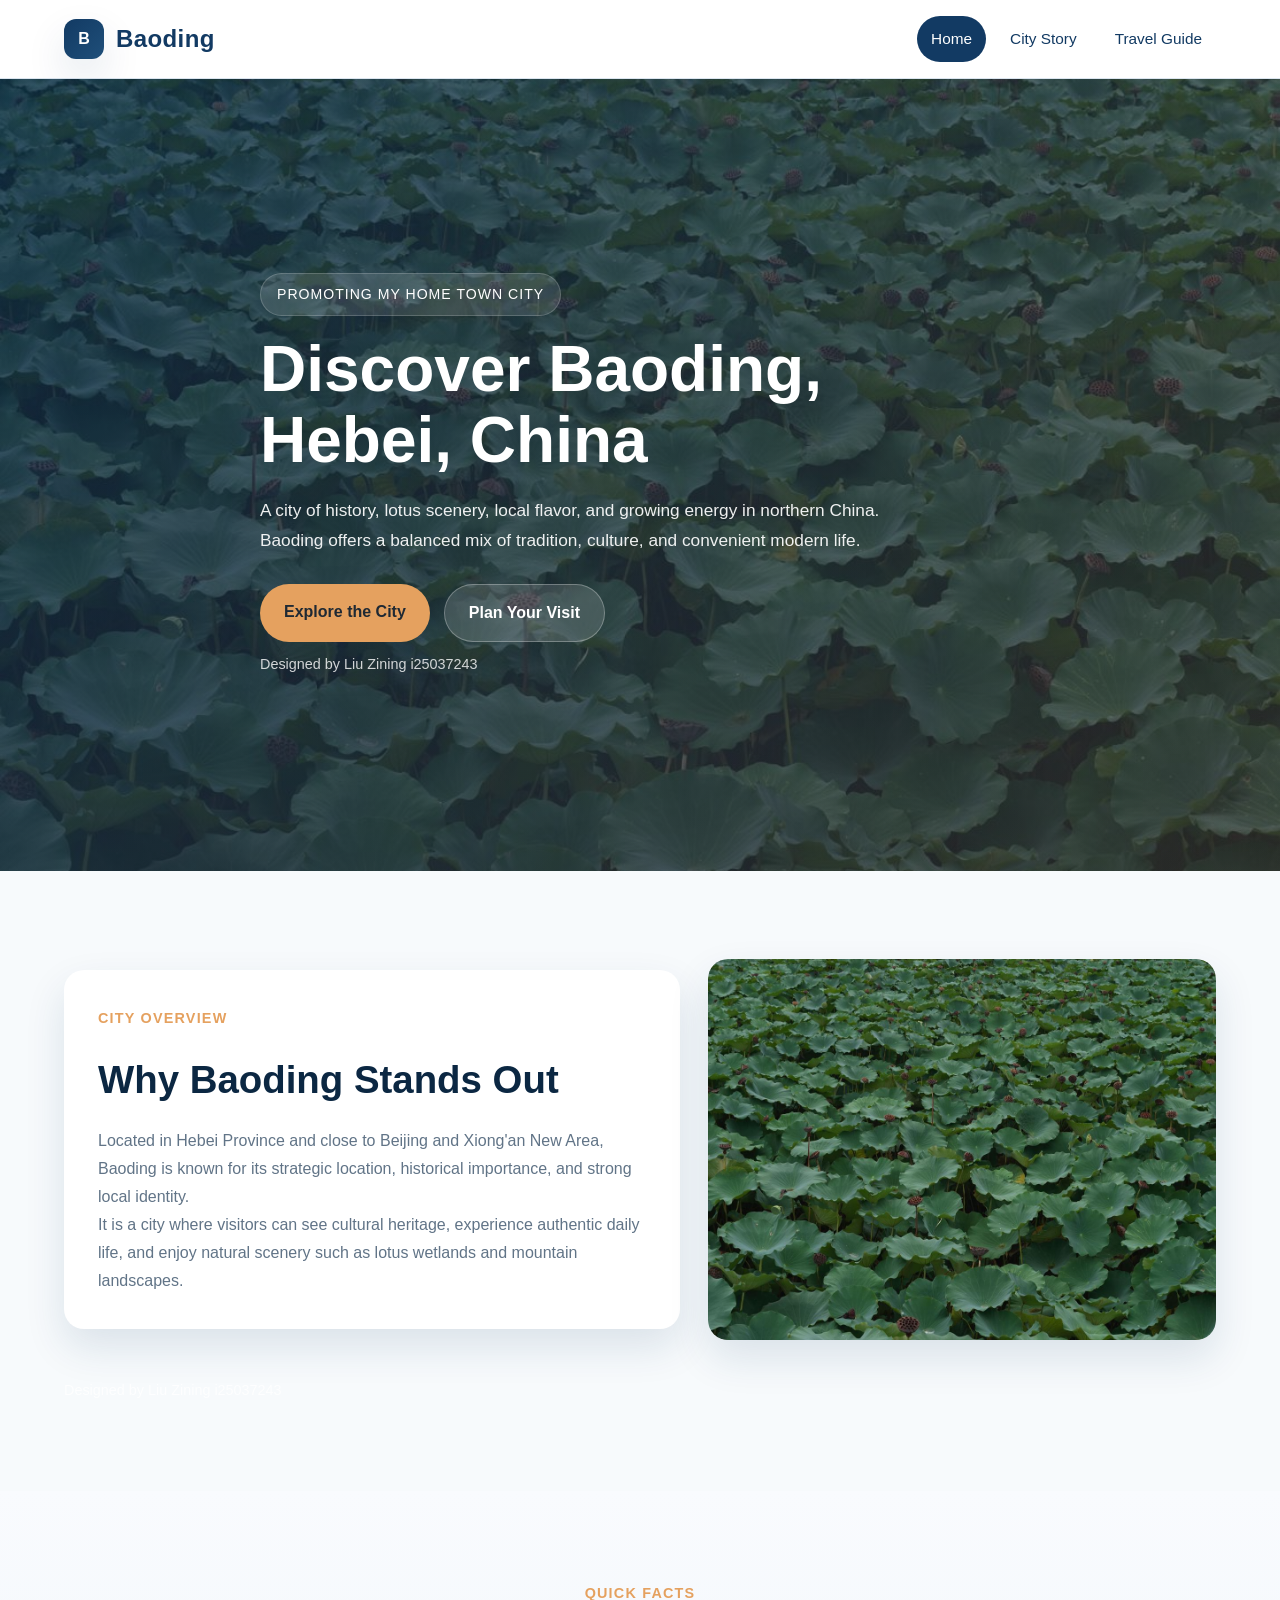
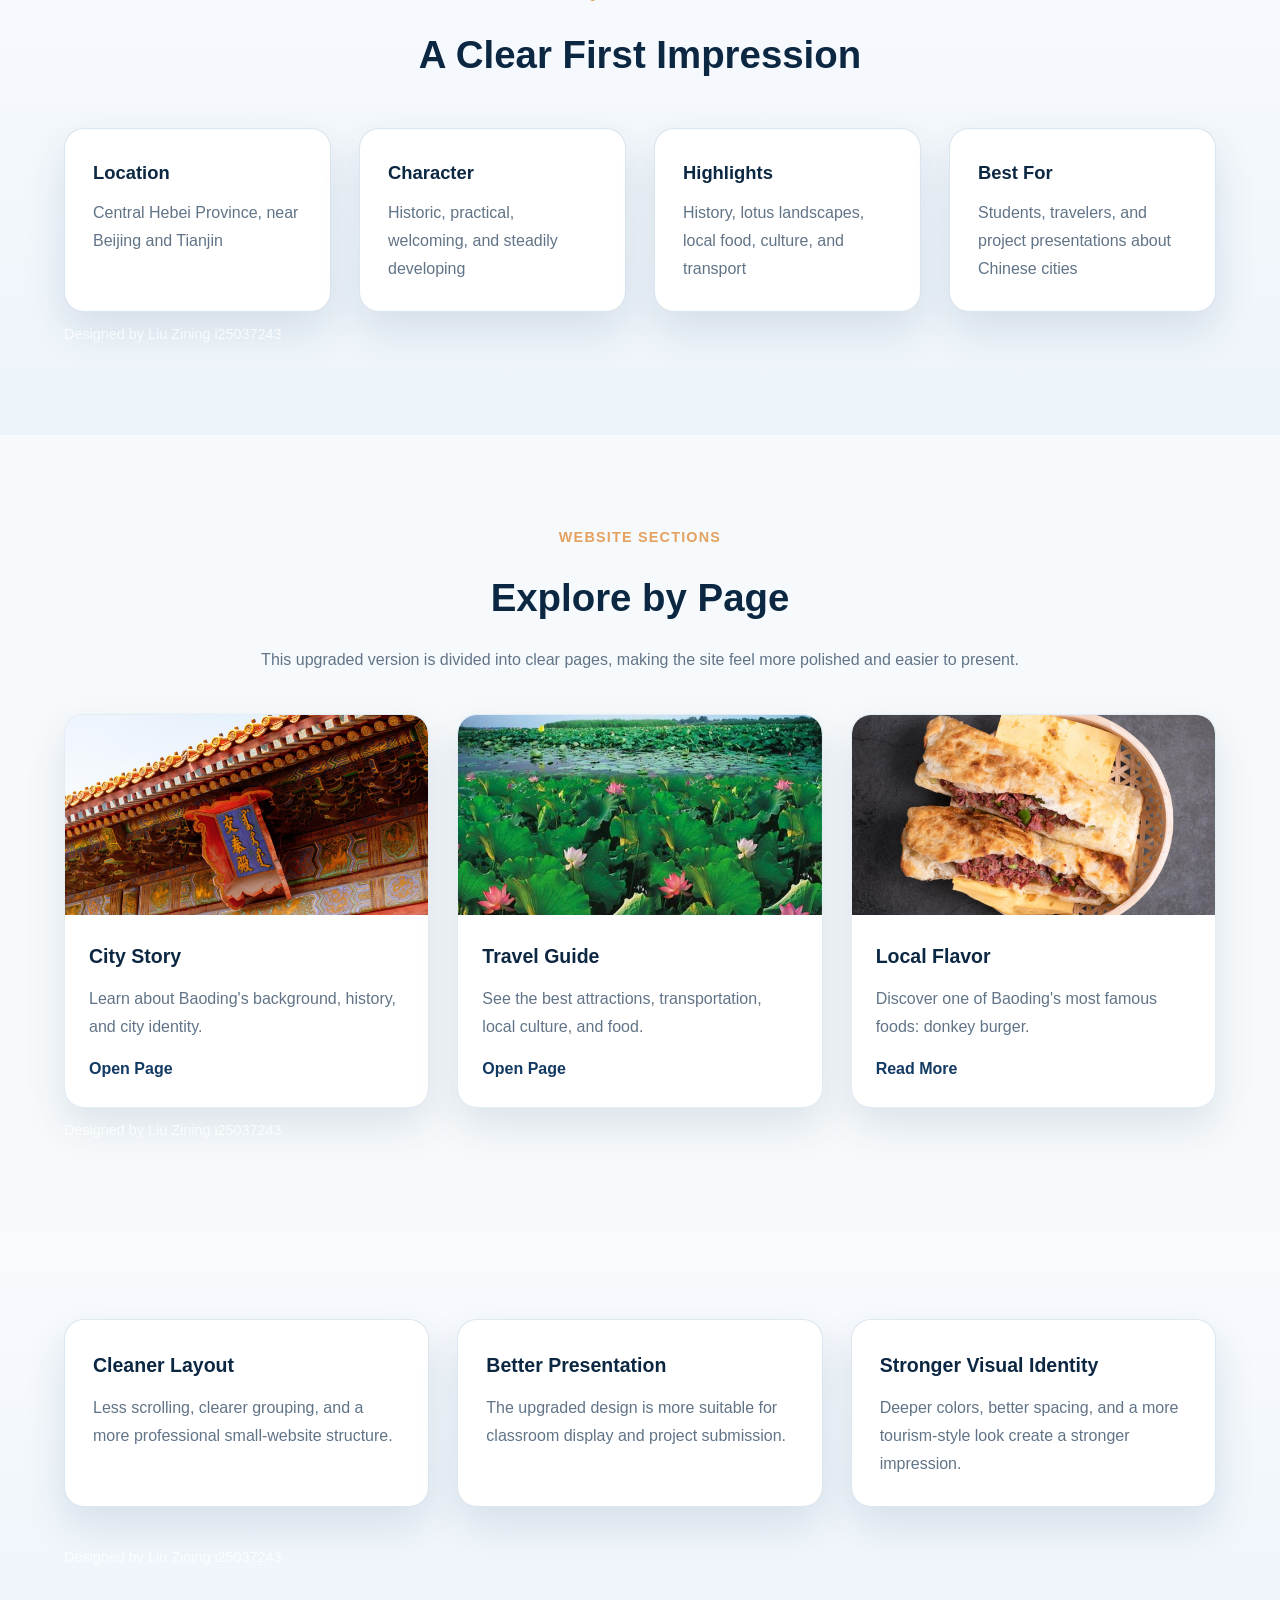
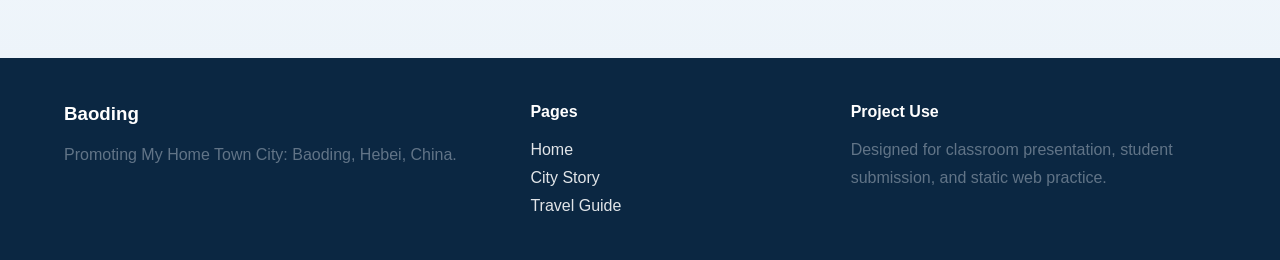
<file: index.html>
<!DOCTYPE html>
<html lang="en">
<head>
    <meta charset="UTF-8">
    <meta name="viewport" content="width=device-width, initial-scale=1.0">
    <title>Discover Baoding</title>
    <link rel="stylesheet" href="style.css">
    <!-- Google tag (gtag.js) -->
<script async src="https://www.googletagmanager.com/gtag/js?id=G-TFK21QS5DN"></script>
<script>
  window.dataLayer = window.dataLayer || [];
  function gtag(){dataLayer.push(arguments);}
  gtag('js', new Date());

  gtag('config', 'G-TFK21QS5DN');
</script>
</head>
<body>
    <header class="site-header">
        <div class="container nav-container">
            <a href="index.html" class="logo-wrap">
                <span class="logo-mark">B</span>
                <span class="logo">Baoding</span>
            </a>
            <nav class="main-nav">
                <a href="index.html" class="active">Home</a>
                <a href="home.html">City Story</a>
                <a href="guide.html">Travel Guide</a>
            </nav>
        </div>
    </header>

    <main>
        <section class="hero hero-homepage">
            <div class="hero-overlay"></div>
            <div class="container hero-content">
                <p class="hero-tag">Promoting My Home Town City</p>
                <h1>Discover Baoding, Hebei, China</h1>
                <p class="hero-text">
                    A city of history, lotus scenery, local flavor, and growing energy in northern China.
                    Baoding offers a balanced mix of tradition, culture, and convenient modern life.
                </p>
                <div class="hero-actions">
                    <a href="home.html" class="btn btn-primary">Explore the City</a>
                    <a href="guide.html" class="btn btn-secondary">Plan Your Visit</a>
                </div>
                    <p style="margin-top:10px;color:#ffffffcc;font-size:0.9rem;">Designed by Liu Zining i25037243</p>
            </div>
        </section>

        <section class="section intro-section">
            <div class="container split-layout">
                <div class="text-block">
                    <span class="section-label">City Overview</span>
                    <h2>Why Baoding Stands Out</h2>
                    <p>
                        Located in Hebei Province and close to Beijing and Xiong'an New Area, Baoding is known for
                        its strategic location, historical importance, and strong local identity.
                    </p>
                    <p>
                        It is a city where visitors can see cultural heritage, experience authentic daily life,
                        and enjoy natural scenery such as lotus wetlands and mountain landscapes.
                    </p>
                </div>
                <div class="image-card">
                    <img src="images/baoding-banner.jpg" alt="Lotus scenery in Baoding">
                </div>
                    <p style="margin-top:10px;color:#ffffffcc;font-size:0.9rem;">Designed by Liu Zining i25037243</p>
            </div>
        </section>

        <section class="section stats-section light-bg">
            <div class="container">
                <div class="section-heading center">
                    <span class="section-label">Quick Facts</span>
                    <h2>A Clear First Impression</h2>
                </div>
                <div class="stats-grid">
                    <div class="stat-card">
                        <h3>Location</h3>
                        <p>Central Hebei Province, near Beijing and Tianjin</p>
                    </div>
                    <div class="stat-card">
                        <h3>Character</h3>
                        <p>Historic, practical, welcoming, and steadily developing</p>
                    </div>
                    <div class="stat-card">
                        <h3>Highlights</h3>
                        <p>History, lotus landscapes, local food, culture, and transport</p>
                    </div>
                    <div class="stat-card">
                        <h3>Best For</h3>
                        <p>Students, travelers, and project presentations about Chinese cities</p>
                    </div>
                </div>
                    <p style="margin-top:10px;color:#ffffffcc;font-size:0.9rem;">Designed by Liu Zining i25037243</p>
            </div>
        </section>

        <section class="section cards-section">
            <div class="container">
                <div class="section-heading center">
                    <span class="section-label">Website Sections</span>
                    <h2>Explore by Page</h2>
                    <p>This upgraded version is divided into clear pages, making the site feel more polished and easier to present.</p>
                </div>

                <div class="card-grid">
                    <article class="info-card">
                        <img src="images/history.jpg" alt="Historical architecture">
                        <div class="card-content">
                            <h3>City Story</h3>
                            <p>Learn about Baoding's background, history, and city identity.</p>
                            <a href="home.html" class="text-link">Open Page</a>
                        </div>
                    </article>

                    <article class="info-card">
                        <img src="images/attractions.jpg" alt="Scenic attractions">
                        <div class="card-content">
                            <h3>Travel Guide</h3>
                            <p>See the best attractions, transportation, local culture, and food.</p>
                            <a href="guide.html" class="text-link">Open Page</a>
                        </div>
                    </article>

                    <article class="info-card">
                        <img src="images/food.jpg" alt="Local food">
                        <div class="card-content">
                            <h3>Local Flavor</h3>
                            <p>Discover one of Baoding's most famous foods: donkey burger.</p>
                            <a href="guide.html#food" class="text-link">Read More</a>
                        </div>
                    </article>
                </div>
                    <p style="margin-top:10px;color:#ffffffcc;font-size:0.9rem;">Designed by Liu Zining i25037243</p>
            </div>
        </section>

        <section class="section feature-strip light-bg">
            <div class="container feature-grid">
                <div class="feature-box">
                    <h3>Cleaner Layout</h3>
                    <p>Less scrolling, clearer grouping, and a more professional small-website structure.</p>
                </div>
                <div class="feature-box">
                    <h3>Better Presentation</h3>
                    <p>The upgraded design is more suitable for classroom display and project submission.</p>
                </div>
                <div class="feature-box">
                    <h3>Stronger Visual Identity</h3>
                    <p>Deeper colors, better spacing, and a more tourism-style look create a stronger impression.</p>
                </div>
                    <p style="margin-top:10px;color:#ffffffcc;font-size:0.9rem;">Designed by Liu Zining i25037243</p>
            </div>
        </section>
    </main>

    <footer class="site-footer">
        <div class="container footer-grid">
            <div>
                <h3>Baoding</h3>
                <p>Promoting My Home Town City: Baoding, Hebei, China.</p>
            </div>
            <div>
                <h4>Pages</h4>
                <p><a href="index.html">Home</a></p>
                <p><a href="home.html">City Story</a></p>
                <p><a href="guide.html">Travel Guide</a></p>
            </div>
            <div>
                <h4>Project Use</h4>
                <p>Designed for classroom presentation, student submission, and static web practice.</p>
            </div>
        </div>
    </footer>
</body>
</html>
</file>
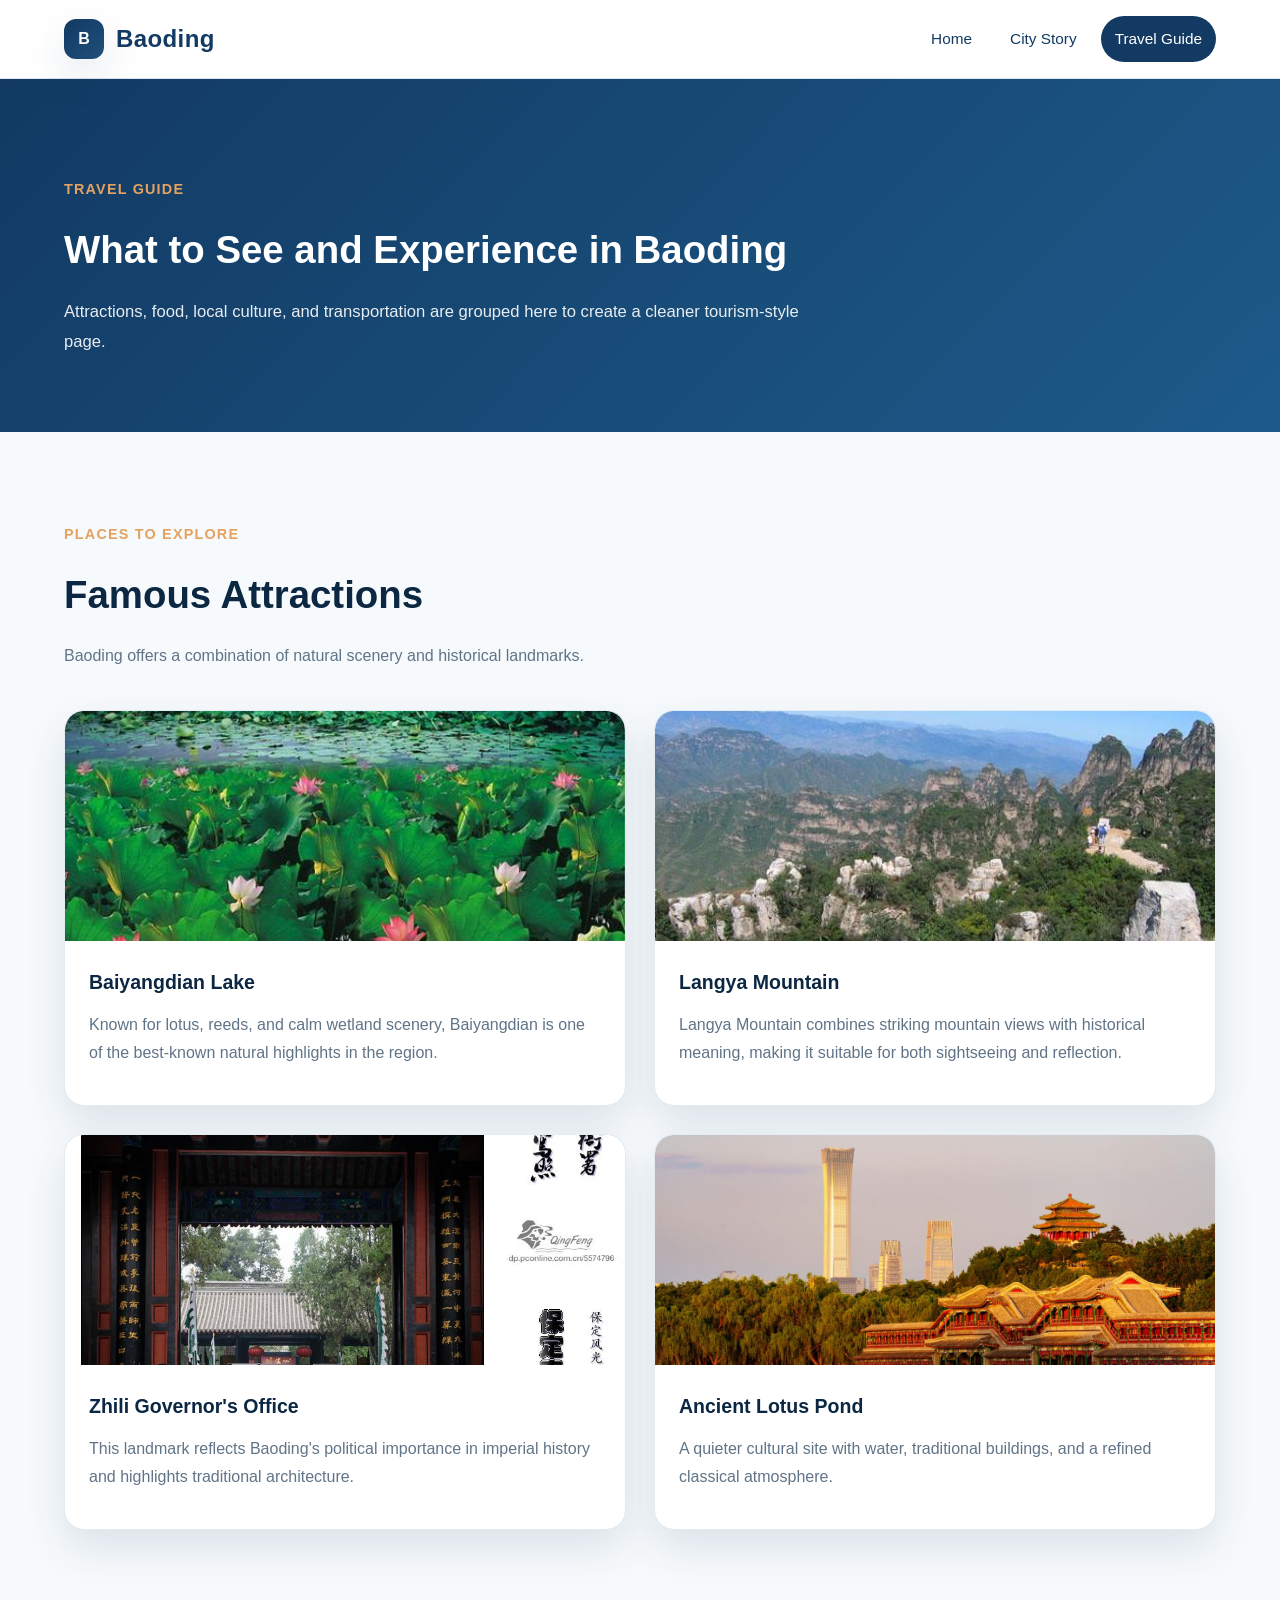
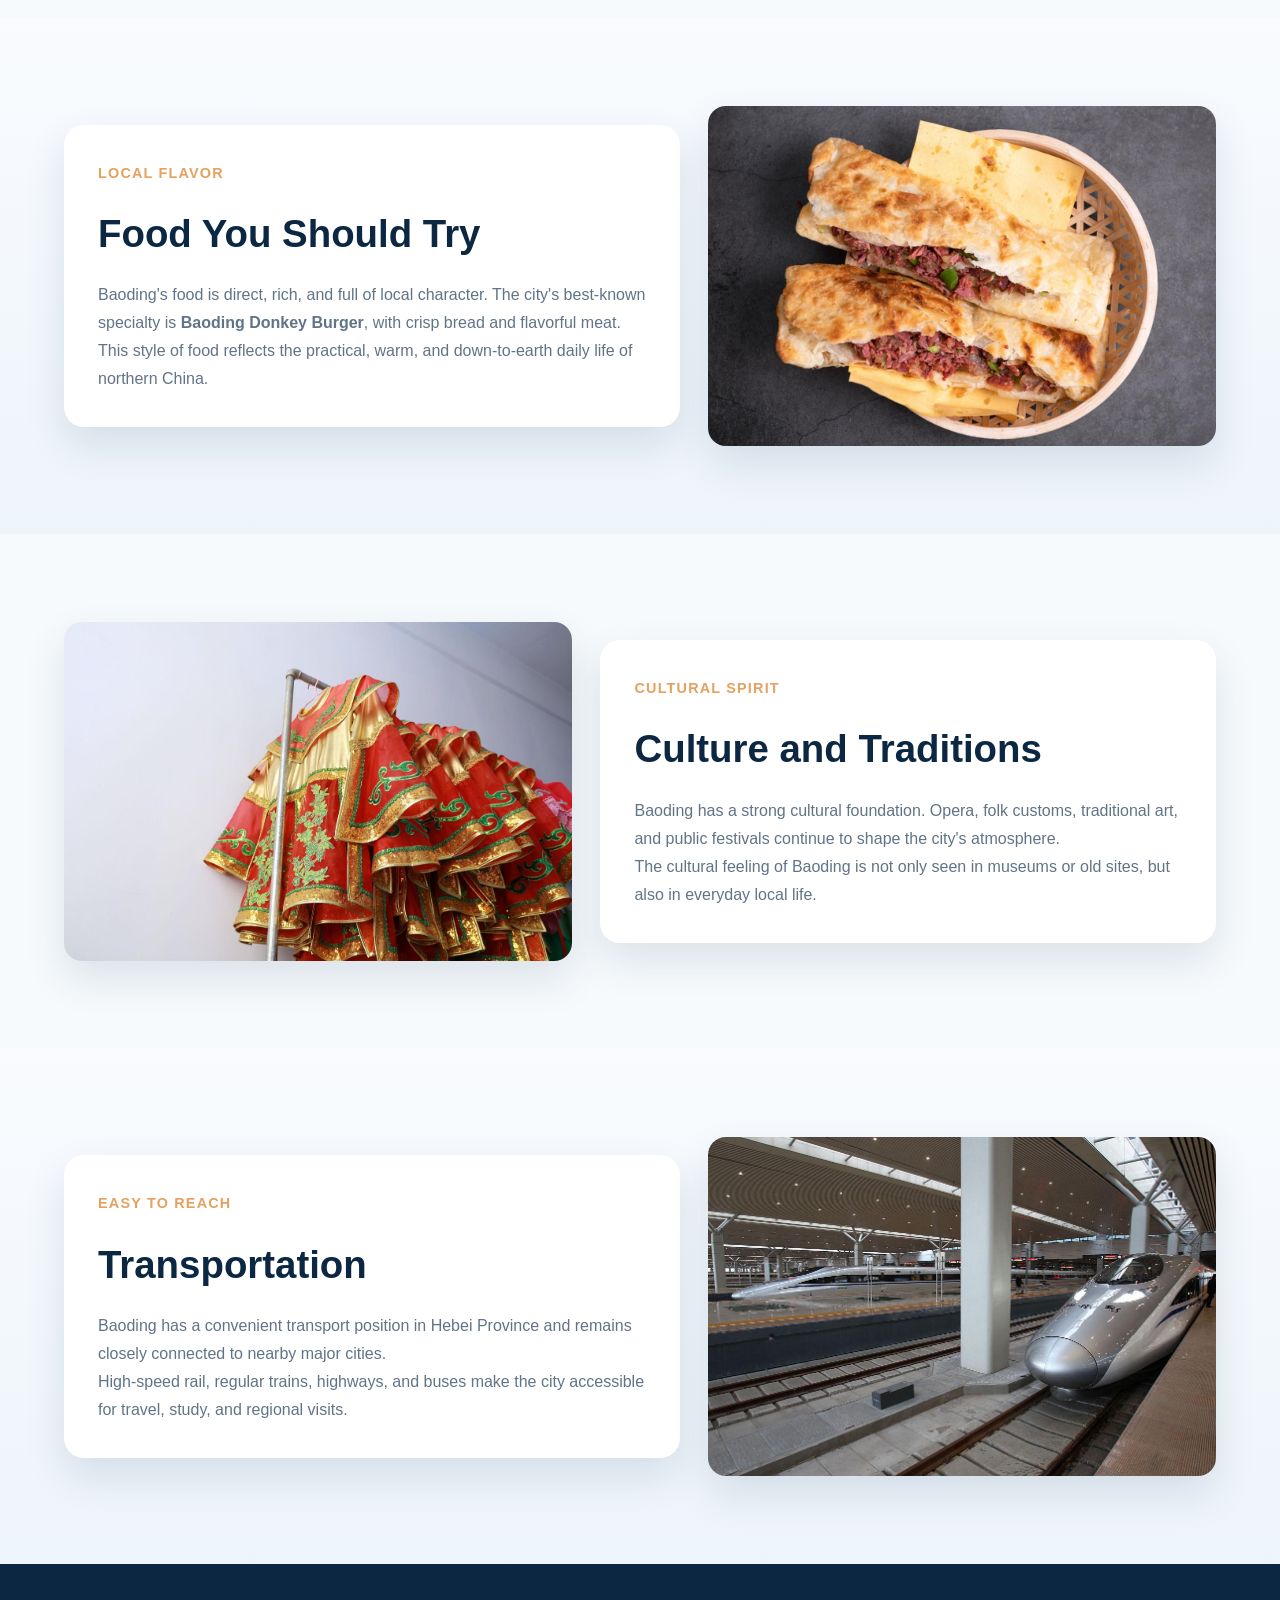
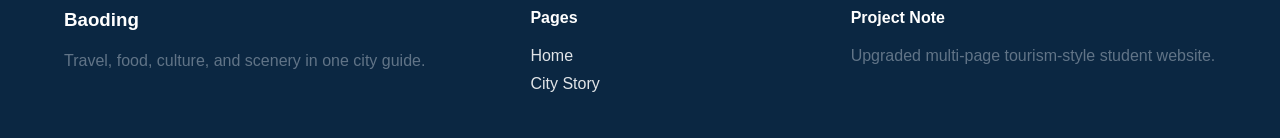
<file: guide.html>
<!DOCTYPE html>
<html lang="en">
<head>
    <meta charset="UTF-8">
    <meta name="viewport" content="width=device-width, initial-scale=1.0">
    <title>Baoding Travel Guide</title>
    <link rel="stylesheet" href="style.css">
</head>
<body>
    <header class="site-header">
        <div class="container nav-container">
            <a href="index.html" class="logo-wrap">
                <span class="logo-mark">B</span>
                <span class="logo">Baoding</span>
            </a>
            <nav class="main-nav">
                <a href="index.html">Home</a>
                <a href="home.html">City Story</a>
                <a href="guide.html" class="active">Travel Guide</a>
            </nav>
        </div>
    </header>

    <main>
        <section class="page-banner">
            <div class="container">
                <span class="section-label">Travel Guide</span>
                <h1>What to See and Experience in Baoding</h1>
                <p>
                    Attractions, food, local culture, and transportation are grouped here to create a cleaner tourism-style page.
                </p>
            </div>
        </section>

        <section class="section">
            <div class="container">
                <div class="section-heading">
                    <span class="section-label">Places to Explore</span>
                    <h2>Famous Attractions</h2>
                    <p>Baoding offers a combination of natural scenery and historical landmarks.</p>
                </div>

                <div class="two-column-grid">
                    <article class="detail-card">
                        <img src="images/attractions.jpg" alt="Baiyangdian Lake">
                        <div class="detail-card-content">
                            <h3>Baiyangdian Lake</h3>
                            <p>Known for lotus, reeds, and calm wetland scenery, Baiyangdian is one of the best-known natural highlights in the region.</p>
                        </div>
                    </article>

                    <article class="detail-card">
                        <img src="images/langya-mountain.jpg" alt="Langya Mountain">
                        <div class="detail-card-content">
                            <h3>Langya Mountain</h3>
                            <p>Langya Mountain combines striking mountain views with historical meaning, making it suitable for both sightseeing and reflection.</p>
                        </div>
                    </article>

                    <article class="detail-card">
                        <img src="images/governor-office.jpg" alt="Zhili Governor's Office">
                        <div class="detail-card-content">
                            <h3>Zhili Governor's Office</h3>
                            <p>This landmark reflects Baoding's political importance in imperial history and highlights traditional architecture.</p>
                        </div>
                    </article>

                    <article class="detail-card">
                        <img src="images/lotus-pond.jpg" alt="Ancient Lotus Pond">
                        <div class="detail-card-content">
                            <h3>Ancient Lotus Pond</h3>
                            <p>A quieter cultural site with water, traditional buildings, and a refined classical atmosphere.</p>
                        </div>
                    </article>
                </div>
            </div>
        </section>

        <section class="section light-bg" id="food">
            <div class="container content-row">
                <div class="content-text">
                    <span class="section-label">Local Flavor</span>
                    <h2>Food You Should Try</h2>
                    <p>
                        Baoding's food is direct, rich, and full of local character. The city's best-known specialty is
                        <strong>Baoding Donkey Burger</strong>, with crisp bread and flavorful meat.
                    </p>
                    <p>
                        This style of food reflects the practical, warm, and down-to-earth daily life of northern China.
                    </p>
                </div>
                <div class="content-image">
                    <img src="images/food.jpg" alt="Traditional food from Baoding">
                </div>
            </div>
        </section>

        <section class="section">
            <div class="container content-row reverse">
                <div class="content-image">
                    <img src="images/culture.jpg" alt="Traditional culture in Baoding">
                </div>
                <div class="content-text">
                    <span class="section-label">Cultural Spirit</span>
                    <h2>Culture and Traditions</h2>
                    <p>
                        Baoding has a strong cultural foundation. Opera, folk customs, traditional art, and public festivals
                        continue to shape the city's atmosphere.
                    </p>
                    <p>
                        The cultural feeling of Baoding is not only seen in museums or old sites, but also in everyday local life.
                    </p>
                </div>
            </div>
        </section>

        <section class="section light-bg">
            <div class="container content-row">
                <div class="content-text">
                    <span class="section-label">Easy to Reach</span>
                    <h2>Transportation</h2>
                    <p>
                        Baoding has a convenient transport position in Hebei Province and remains closely connected to nearby major cities.
                    </p>
                    <p>
                        High-speed rail, regular trains, highways, and buses make the city accessible for travel, study, and regional visits.
                    </p>
                </div>
                <div class="content-image">
                    <img src="images/transport.jpg" alt="Transportation in Baoding">
                </div>
            </div>
        </section>
    </main>

    <footer class="site-footer">
        <div class="container footer-grid">
            <div>
                <h3>Baoding</h3>
                <p>Travel, food, culture, and scenery in one city guide.</p>
            </div>
            <div>
                <h4>Pages</h4>
                <p><a href="index.html">Home</a></p>
                <p><a href="home.html">City Story</a></p>
            </div>
            <div>
                <h4>Project Note</h4>
                <p>Upgraded multi-page tourism-style student website.</p>
            </div>
        </div>
    </footer>
</body>
</html>
</file>
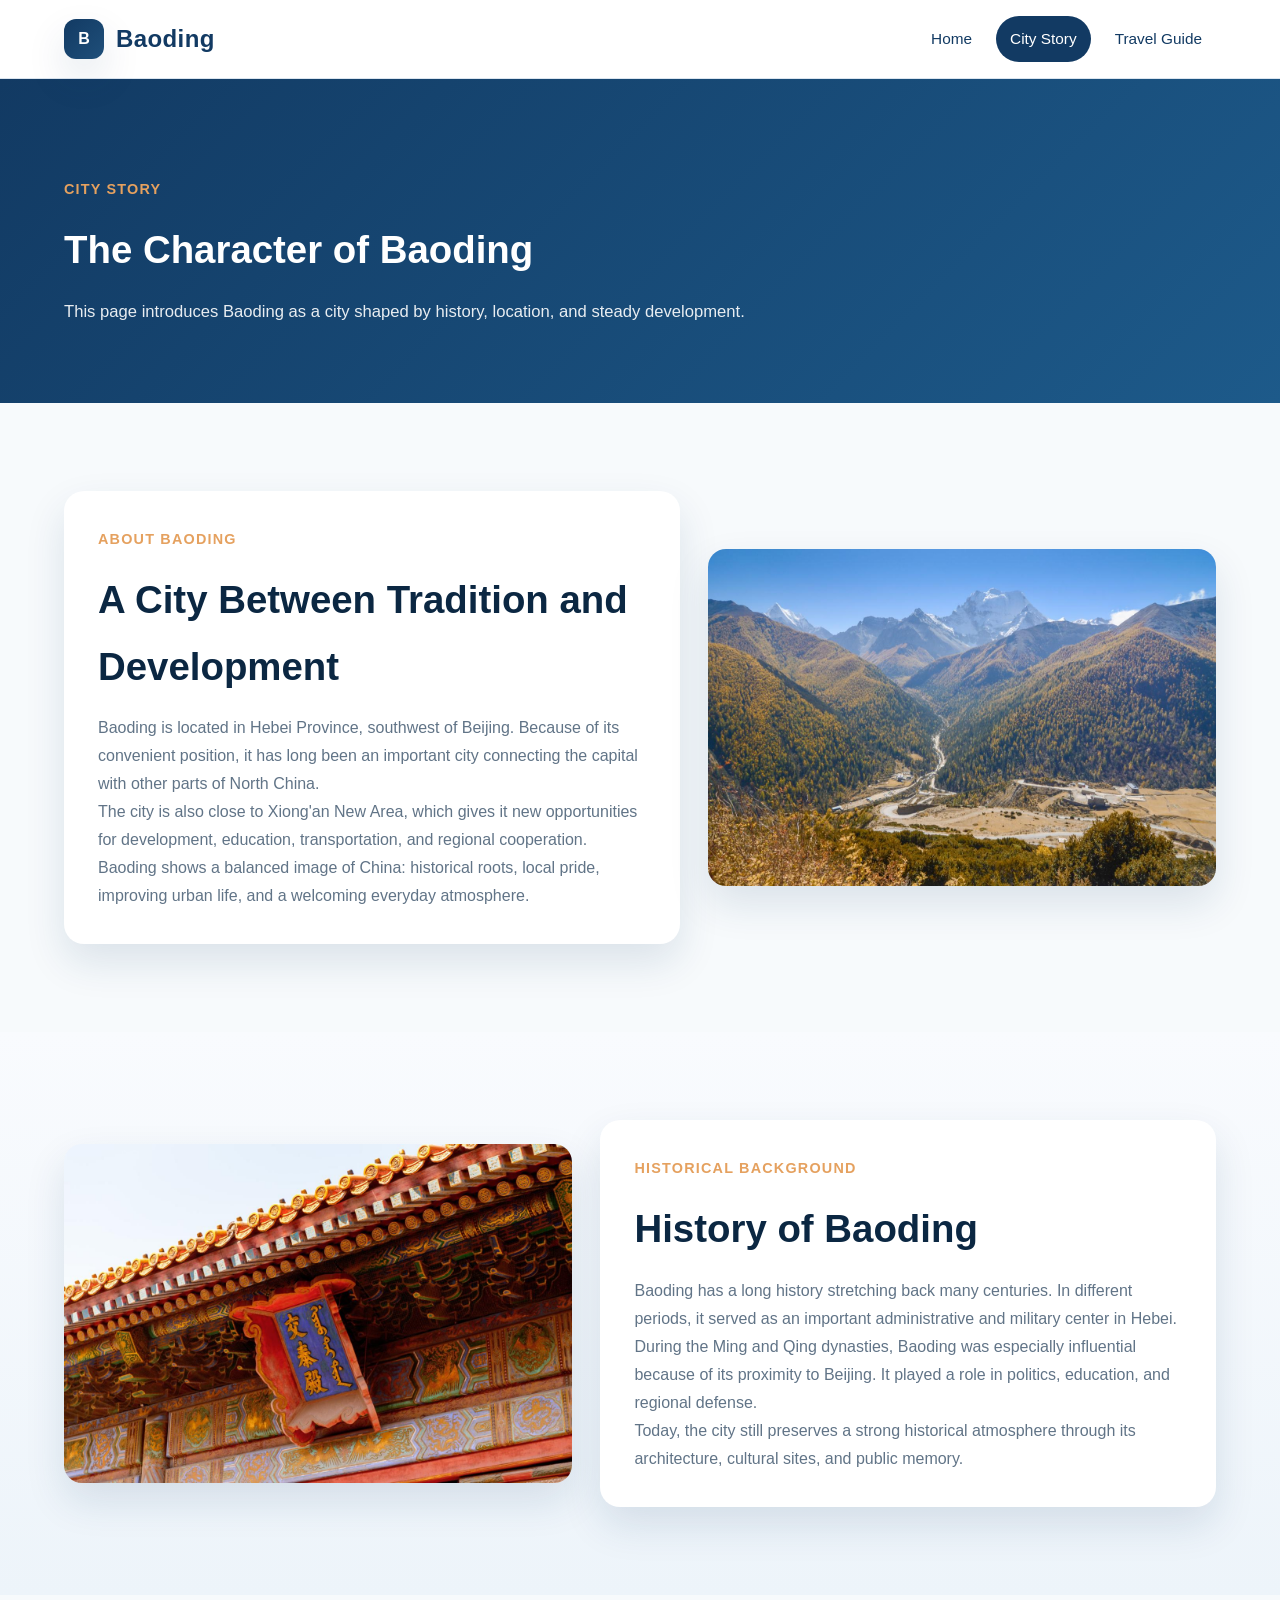
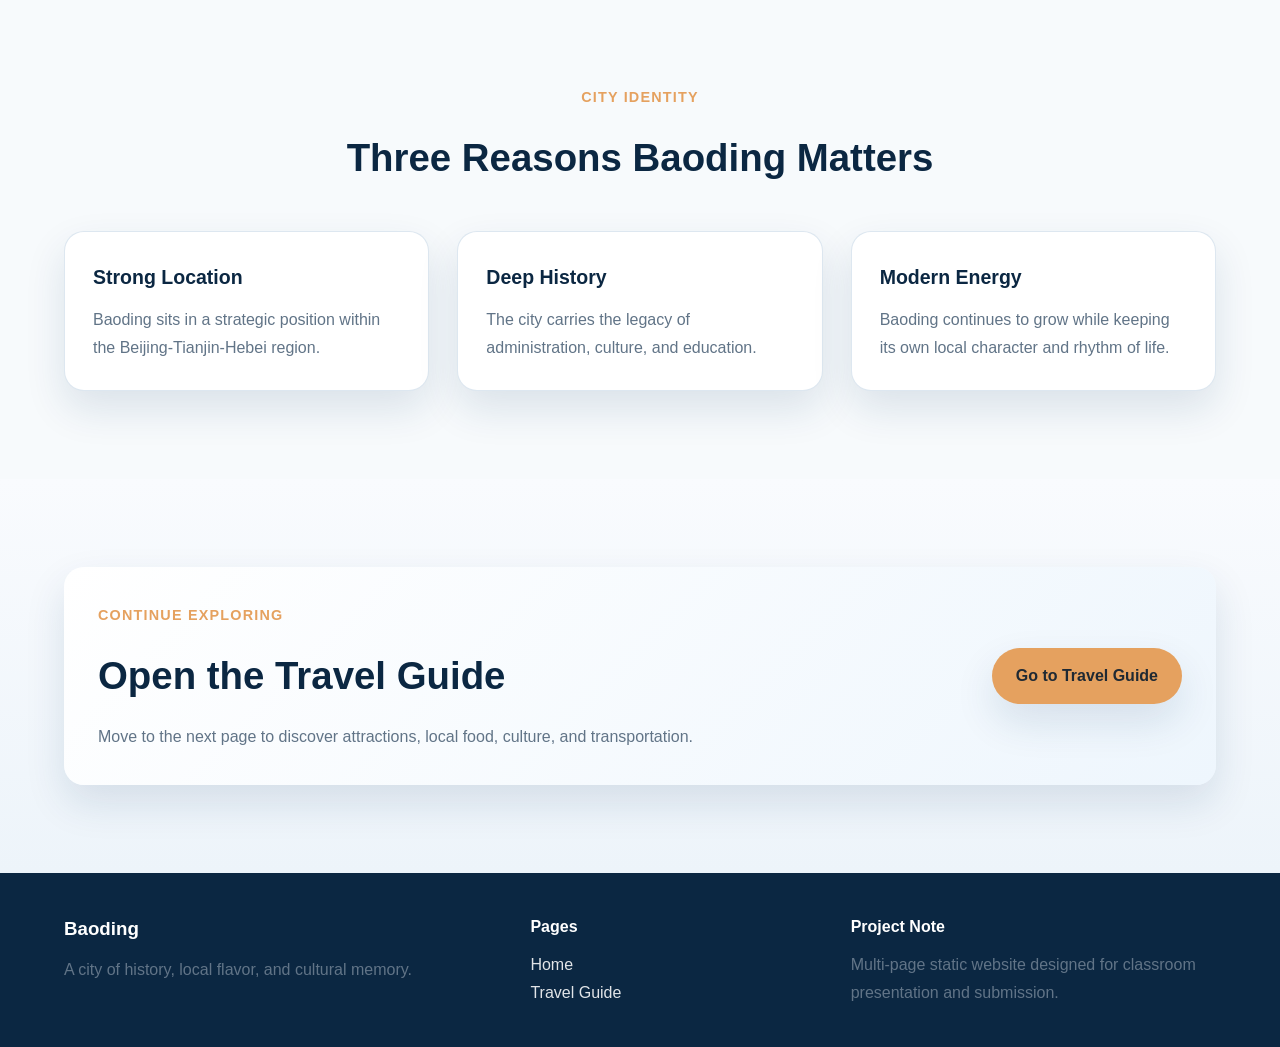
<file: home.html>
<!DOCTYPE html>
<html lang="en">
<head>
    <meta charset="UTF-8">
    <meta name="viewport" content="width=device-width, initial-scale=1.0">
    <title>Baoding City Story</title>
    <link rel="stylesheet" href="style.css">
</head>
<body>
    <header class="site-header">
        <div class="container nav-container">
            <a href="index.html" class="logo-wrap">
                <span class="logo-mark">B</span>
                <span class="logo">Baoding</span>
            </a>
            <nav class="main-nav">
                <a href="index.html">Home</a>
                <a href="home.html" class="active">City Story</a>
                <a href="guide.html">Travel Guide</a>
            </nav>
        </div>
    </header>

    <main>
        <section class="page-banner">
            <div class="container">
                <span class="section-label">City Story</span>
                <h1>The Character of Baoding</h1>
                <p>
                    This page introduces Baoding as a city shaped by history, location, and steady development.
                </p>
            </div>
        </section>

        <section class="section">
            <div class="container content-row">
                <div class="content-text">
                    <span class="section-label">About Baoding</span>
                    <h2>A City Between Tradition and Development</h2>
                    <p>
                        Baoding is located in Hebei Province, southwest of Beijing. Because of its convenient position,
                        it has long been an important city connecting the capital with other parts of North China.
                    </p>
                    <p>
                        The city is also close to Xiong'an New Area, which gives it new opportunities for development,
                        education, transportation, and regional cooperation.
                    </p>
                    <p>
                        Baoding shows a balanced image of China: historical roots, local pride, improving urban life,
                        and a welcoming everyday atmosphere.
                    </p>
                </div>
                <div class="content-image">
                    <img src="images/skyline.jpg" alt="Scenic view related to Baoding">
                </div>
            </div>
        </section>

        <section class="section light-bg">
            <div class="container content-row reverse">
                <div class="content-image">
                    <img src="images/history.jpg" alt="Historical architecture in Baoding">
                </div>
                <div class="content-text">
                    <span class="section-label">Historical Background</span>
                    <h2>History of Baoding</h2>
                    <p>
                        Baoding has a long history stretching back many centuries. In different periods, it served as an important
                        administrative and military center in Hebei.
                    </p>
                    <p>
                        During the Ming and Qing dynasties, Baoding was especially influential because of its proximity to Beijing.
                        It played a role in politics, education, and regional defense.
                    </p>
                    <p>
                        Today, the city still preserves a strong historical atmosphere through its architecture, cultural sites,
                        and public memory.
                    </p>
                </div>
            </div>
        </section>

        <section class="section">
            <div class="container section-heading center">
                <span class="section-label">City Identity</span>
                <h2>Three Reasons Baoding Matters</h2>
            </div>
            <div class="container feature-grid">
                <div class="feature-box">
                    <h3>Strong Location</h3>
                    <p>Baoding sits in a strategic position within the Beijing-Tianjin-Hebei region.</p>
                </div>
                <div class="feature-box">
                    <h3>Deep History</h3>
                    <p>The city carries the legacy of administration, culture, and education.</p>
                </div>
                <div class="feature-box">
                    <h3>Modern Energy</h3>
                    <p>Baoding continues to grow while keeping its own local character and rhythm of life.</p>
                </div>
            </div>
        </section>

        <section class="section light-bg">
            <div class="container callout-box">
                <div>
                    <span class="section-label">Continue Exploring</span>
                    <h2>Open the Travel Guide</h2>
                    <p>Move to the next page to discover attractions, local food, culture, and transportation.</p>
                </div>
                <a href="guide.html" class="btn btn-primary">Go to Travel Guide</a>
            </div>
        </section>
    </main>

    <footer class="site-footer">
        <div class="container footer-grid">
            <div>
                <h3>Baoding</h3>
                <p>A city of history, local flavor, and cultural memory.</p>
            </div>
            <div>
                <h4>Pages</h4>
                <p><a href="index.html">Home</a></p>
                <p><a href="guide.html">Travel Guide</a></p>
            </div>
            <div>
                <h4>Project Note</h4>
                <p>Multi-page static website designed for classroom presentation and submission.</p>
            </div>
        </div>
    </footer>
</body>
</html>
</file>
<file: style.css>
/* ===================================
   Global Styles
=================================== */
* {
    margin: 0;
    padding: 0;
    box-sizing: border-box;
}

html {
    scroll-behavior: smooth;
}

:root {
    --primary: #123a63;
    --primary-dark: #0b2742;
    --primary-soft: #1f4f7a;
    --accent: #e5a15f;
    --accent-soft: #f6e7d8;
    --light: #ffffff;
    --muted: #617487;
    --bg-soft: #f4f8fc;
    --border: #d7e3ee;
    --shadow: 0 18px 40px rgba(18, 58, 99, 0.12);
    --radius: 20px;
    --max-width: 1180px;
}

body {
    font-family: Arial, Verdana, sans-serif;
    line-height: 1.75;
    color: #223548;
    background: #f7fafc;
}

img {
    width: 100%;
    display: block;
    border-radius: 18px;
}

a {
    text-decoration: none;
    color: inherit;
}

.container {
    width: 90%;
    max-width: var(--max-width);
    margin: 0 auto;
}

.section {
    padding: 88px 0;
}

.light-bg {
    background: linear-gradient(180deg, #f9fbfe 0%, #edf4fa 100%);
}

.section-label {
    display: inline-block;
    margin-bottom: 14px;
    color: var(--accent);
    font-size: 0.9rem;
    font-weight: 700;
    letter-spacing: 1.2px;
    text-transform: uppercase;
}

.section-heading {
    margin-bottom: 40px;
}

.section-heading.center {
    text-align: center;
}

.section h2,
.section-heading h2,
.page-banner h1 {
    font-size: 2.4rem;
    color: var(--primary-dark);
    margin-bottom: 14px;
}

.section-heading p,
.content-text p,
.visit-box p,
.intro-section p,
.feature-box p,
.callout-box p,
.footer-grid p,
.stat-card p,
.text-block p,
.card-content p,
.detail-card-content p {
    color: var(--muted);
}

/* ===================================
   Header
=================================== */
.site-header {
    position: sticky;
    top: 0;
    z-index: 1000;
    background: rgba(255, 255, 255, 0.94);
    backdrop-filter: blur(10px);
    border-bottom: 1px solid rgba(215, 227, 238, 0.9);
}

.nav-container {
    min-height: 78px;
    display: flex;
    align-items: center;
    justify-content: space-between;
    gap: 22px;
}

.logo-wrap {
    display: flex;
    align-items: center;
    gap: 12px;
}

.logo-mark {
    width: 40px;
    height: 40px;
    display: inline-grid;
    place-items: center;
    border-radius: 12px;
    background: linear-gradient(135deg, var(--primary), var(--primary-soft));
    color: #fff;
    font-weight: 700;
    box-shadow: var(--shadow);
}

.logo {
    font-size: 1.5rem;
    font-weight: 700;
    color: var(--primary);
    letter-spacing: 0.4px;
}

.main-nav {
    display: flex;
    flex-wrap: wrap;
    gap: 10px;
}

.main-nav a {
    padding: 10px 14px;
    border-radius: 999px;
    color: var(--primary);
    font-size: 0.96rem;
    transition: all 0.25s ease;
}

.main-nav a:hover,
.main-nav a.active {
    background: var(--primary);
    color: var(--light);
}

/* ===================================
   Hero
=================================== */
.hero {
    position: relative;
    min-height: 88vh;
    display: flex;
    align-items: center;
    background:
        linear-gradient(rgba(8, 24, 41, 0.42), rgba(8, 24, 41, 0.6)),
        url("images/baoding-banner.jpg") center/cover no-repeat;
    color: #fff;
}

.hero-overlay {
    position: absolute;
    inset: 0;
    background: linear-gradient(135deg, rgba(18, 58, 99, 0.45), rgba(229, 161, 95, 0.14));
}

.hero-content {
    position: relative;
    z-index: 1;
    max-width: 760px;
    padding: 30px 0;
}

.hero-tag {
    display: inline-block;
    margin-bottom: 18px;
    padding: 8px 16px;
    border-radius: 999px;
    background: rgba(255, 255, 255, 0.12);
    border: 1px solid rgba(255, 255, 255, 0.18);
    font-size: 0.88rem;
    letter-spacing: 1px;
    text-transform: uppercase;
}

.hero h1 {
    font-size: 4rem;
    line-height: 1.12;
    margin-bottom: 18px;
}

.hero-text {
    max-width: 640px;
    font-size: 1.08rem;
    color: rgba(255,255,255,0.92);
    margin-bottom: 28px;
}

.hero-actions {
    display: flex;
    flex-wrap: wrap;
    gap: 14px;
}

/* ===================================
   Buttons
=================================== */
.btn {
    display: inline-block;
    padding: 14px 24px;
    border-radius: 999px;
    font-weight: 700;
    transition: transform 0.25s ease, background 0.25s ease, color 0.25s ease;
}

.btn:hover {
    transform: translateY(-2px);
}

.btn-primary {
    background: var(--accent);
    color: #1f2933;
    box-shadow: var(--shadow);
}

.btn-primary:hover {
    background: #f0b27a;
}

.btn-secondary {
    background: rgba(255,255,255,0.14);
    color: #fff;
    border: 1px solid rgba(255,255,255,0.28);
}

.btn-secondary:hover {
    background: rgba(255,255,255,0.24);
}

/* ===================================
   Shared Layout
=================================== */
.split-layout,
.content-row,
.callout-box,
.feature-grid,
.two-column-grid,
.card-grid,
.stats-grid,
.footer-grid {
    display: grid;
    gap: 28px;
}

.split-layout,
.content-row {
    grid-template-columns: 1.15fr 0.95fr;
    align-items: center;
}

.content-row.reverse {
    grid-template-columns: 0.95fr 1.15fr;
}

.text-block,
.content-text,
.visit-box,
.callout-box,
.feature-box,
.info-card,
.detail-card,
.image-card,
.stat-card {
    background: #fff;
    border-radius: var(--radius);
    box-shadow: var(--shadow);
}

.text-block,
.content-text,
.visit-box {
    padding: 34px;
}

.image-card {
    overflow: hidden;
}

.content-image img,
.image-card img {
    min-height: 100%;
    object-fit: cover;
    box-shadow: var(--shadow);
}

/* ===================================
   Stats
=================================== */
.stats-grid {
    grid-template-columns: repeat(4, minmax(0, 1fr));
}

.stat-card {
    padding: 28px;
    border: 1px solid rgba(215, 227, 238, 0.9);
}

.stat-card h3 {
    margin-bottom: 10px;
    color: var(--primary-dark);
    font-size: 1.15rem;
}

/* ===================================
   Cards
=================================== */
.card-grid {
    grid-template-columns: repeat(auto-fit, minmax(230px, 1fr));
}

.info-card,
.detail-card {
    overflow: hidden;
    border: 1px solid rgba(215, 227, 238, 0.7);
    transition: transform 0.25s ease, box-shadow 0.25s ease;
}

.info-card:hover,
.detail-card:hover {
    transform: translateY(-5px);
}

.info-card img {
    height: 200px;
    object-fit: cover;
    border-radius: 18px 18px 0 0;
}

.detail-card img {
    height: 230px;
    object-fit: cover;
    border-radius: 18px 18px 0 0;
}

.card-content,
.detail-card-content {
    padding: 24px;
}

.card-content h3,
.detail-card-content h3,
.feature-box h3 {
    color: var(--primary-dark);
    margin-bottom: 12px;
    font-size: 1.22rem;
}

.card-content p,
.detail-card-content p {
    margin-bottom: 14px;
}

.text-link {
    color: var(--primary);
    font-weight: 700;
}

.text-link:hover {
    color: var(--accent);
}

.two-column-grid {
    grid-template-columns: repeat(2, minmax(0, 1fr));
}

/* ===================================
   Feature and Callout
=================================== */
.feature-grid {
    grid-template-columns: repeat(3, 1fr);
}

.feature-box {
    padding: 28px;
    border: 1px solid rgba(215, 227, 238, 0.85);
}

.callout-box {
    grid-template-columns: 1fr auto;
    align-items: center;
    padding: 34px;
    background: linear-gradient(135deg, #ffffff 0%, #eef6fd 100%);
}

/* ===================================
   Page Banner
=================================== */
.page-banner {
    background: linear-gradient(135deg, #123a63, #1d5a8a);
    color: #fff;
    padding: 96px 0 76px;
}

.page-banner h1 {
    color: #fff;
}

.page-banner p {
    max-width: 760px;
    color: rgba(255,255,255,0.9);
    font-size: 1.04rem;
}

/* ===================================
   Footer
=================================== */
.site-footer {
    background: var(--primary-dark);
    color: rgba(255,255,255,0.9);
    padding: 40px 0;
}

.footer-grid {
    grid-template-columns: 1.2fr 0.8fr 1fr;
    align-items: start;
}

.footer-grid h3,
.footer-grid h4 {
    color: #fff;
    margin-bottom: 10px;
}

.footer-grid a {
    color: rgba(255,255,255,0.88);
}

.footer-grid a:hover {
    color: var(--accent);
}

/* ===================================
   Responsive
=================================== */
@media (max-width: 992px) {
    .hero h1 {
        font-size: 3rem;
    }

    .split-layout,
    .content-row,
    .content-row.reverse,
    .callout-box,
    .feature-grid,
    .two-column-grid,
    .stats-grid,
    .footer-grid {
        grid-template-columns: 1fr;
    }

    .callout-box {
        text-align: center;
    }
}

@media (max-width: 768px) {
    .section {
        padding: 68px 0;
    }

    .nav-container {
        flex-direction: column;
        justify-content: center;
        padding: 14px 0;
    }

    .main-nav {
        justify-content: center;
    }

    .hero {
        min-height: 78vh;
    }

    .hero h1 {
        font-size: 2.4rem;
    }

    .section h2,
    .section-heading h2,
    .page-banner h1 {
        font-size: 1.9rem;
    }

    .text-block,
    .content-text,
    .visit-box,
    .callout-box {
        padding: 26px;
    }
}

@media (max-width: 480px) {
    .hero-actions {
        flex-direction: column;
        align-items: flex-start;
    }

    .btn {
        width: 100%;
        text-align: center;
    }
}
</file>
